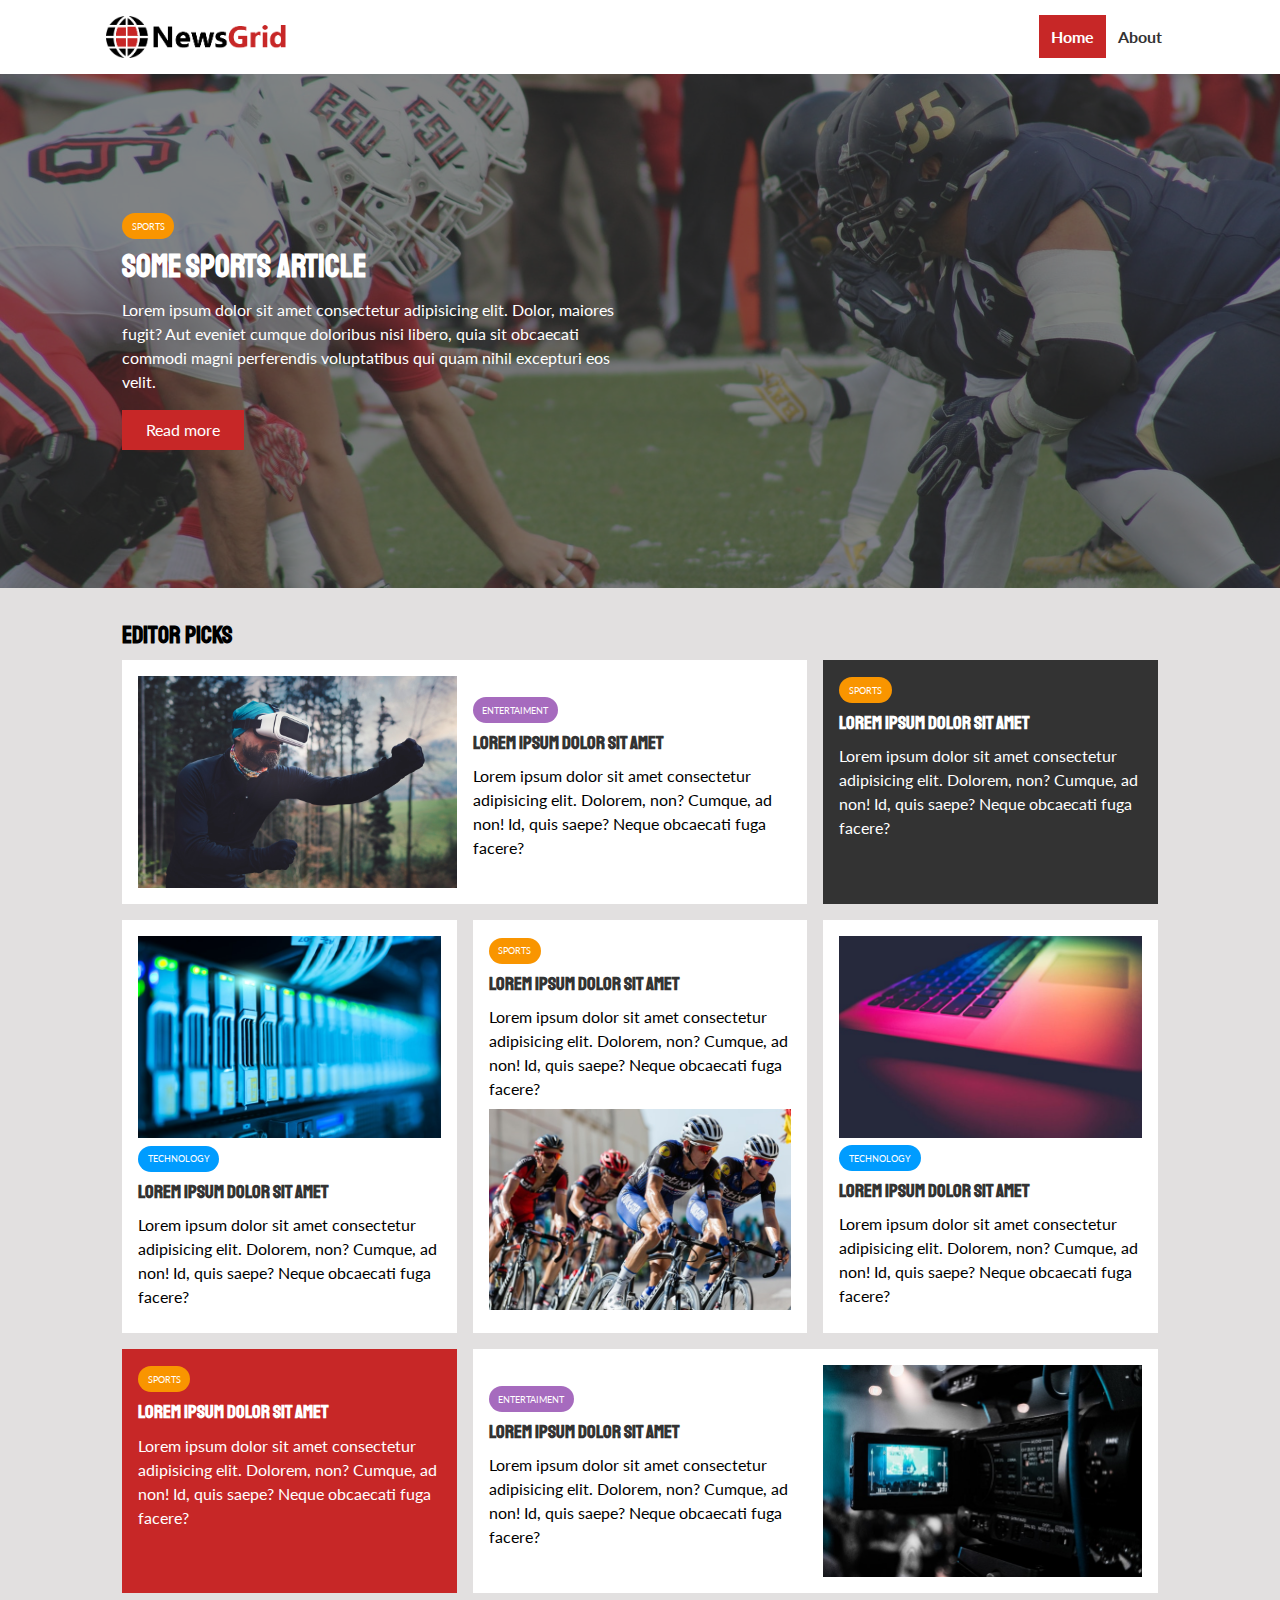
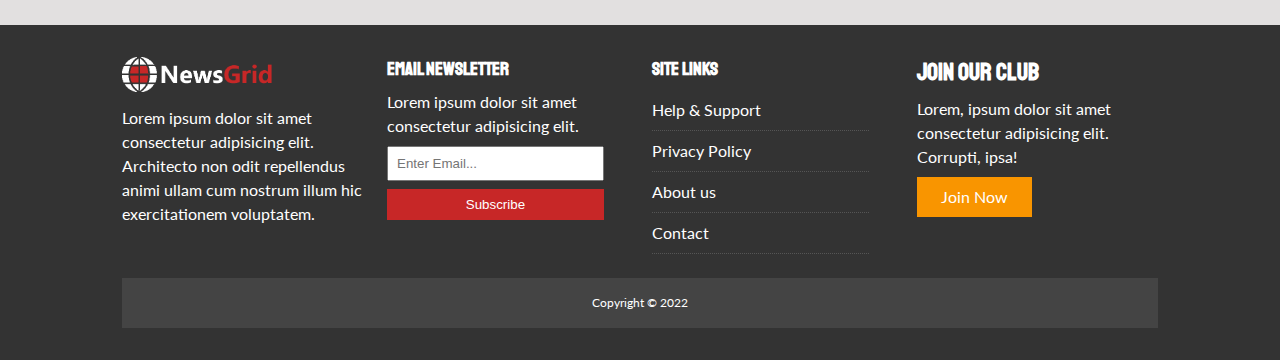
<file: index.html>
<!DOCTYPE html>
<html lang="en">
<head>
    <meta charset="UTF-8">
    <meta http-equiv="X-UA-Compatible" content="IE=edge">
    <meta name="viewport" content="width=device-width, initial-scale=1.0">
    <link rel="stylesheet" href="https://cdnjs.cloudflare.com/ajax/libs/font-awesome/5.6.0/css/all.min.css" integrity="sha512-ykRBEJhyZ+B/BIJcBuOyUoIxh0OfdICfHPnPfBy7eIiyJv536ojTCsgX8aqrLQ9VJZHGz4tvYyzOM0lkgmQZGw==" crossorigin="anonymous" referrerpolicy="no-referrer" />
    <link rel="stylesheet" href="css/main.css">
    <link rel="stylesheet" media="screen and (max-width:768px)" href="css/mobile.css">
    <link rel="shortcut icon" type="image/x-icon" href="favicon.ico">
    <title>Newsgrid | Latest News</title>
</head>
<body>
    <!-- Navigation -->
    <nav id="main-nav">
        <div class="container">
            <img src="images/logo.png" alt="NewsGrid" class="logo">
            <div class="social">
                <a href="https://facebook.com" target="_blank"><i class="fab fa-facebook fa-2x"></i></a>
                <a href="https://twitter.com" target="_blank"><i class="fab fa-twitter fa-2x"></i></a>
                <a href="https://instagram.com" target="_blank"><i class="fab fa-instagram fa-2x"></i></a>
                <a href="https://youtube.com" target="_blank"><i class="fab fa-youtube fa-2x"></i></a>
            </div>
            <ul>
                <li><a class="current" href="index.html">Home</a></li>
                <li><a href="about.html">About</a></li>
            </ul>
        </div>
    </nav>
    
    <!-- Showcase -->
    <header id="showcase">
        <div class="container">
            <div class="showcase-container">
                <div class="showcase-content">
                    <div class="category category-sports">Sports</div>
                    <h1>Some Sports Article</h1>
                    <p>Lorem ipsum dolor sit amet consectetur adipisicing elit. Dolor, maiores fugit? Aut eveniet cumque doloribus nisi libero, quia sit obcaecati commodi magni perferendis voluptatibus qui quam nihil excepturi eos velit.</p>
                    <a class="btn btn-primary" href="article.html">Read more</a>
                </div>
            </div>
        </div>
    </header>

    <!-- Home Articles -->
    <section id="home-articles" class="py-2">
        <div class="container">
            <h2>Editor Picks</h2>
            <div class="articles-container">
                <article class="card">
                    <img src="images/articles/ent1.jpg" alt=""/>
                    <div>
                        <div class="category category-ent">Entertaiment</div>
                        <h3><a href="article.html">Lorem ipsum dolor sit amet</a></h3>
                        <p>Lorem ipsum dolor sit amet consectetur adipisicing elit. Dolorem, non? Cumque, ad non! Id, quis saepe? Neque obcaecati fuga facere?</p>
                    </div>
                </article>

                <article class="card bg-dark">
                    <div class="category category-sports">Sports</div>
                    <h3><a href="article.html">Lorem ipsum dolor sit amet</a></h3>
                    <p>Lorem ipsum dolor sit amet consectetur adipisicing elit. Dolorem, non? Cumque, ad non! Id, quis saepe? Neque obcaecati fuga facere?</p>
                </article>

                <article class="card">
                    <img src="images/articles/tech1.jpg" alt=""/>                    
                    <div class="category category-tech">Technology</div>
                    <h3><a href="article.html">Lorem ipsum dolor sit amet</a></h3>
                    <p>Lorem ipsum dolor sit amet consectetur adipisicing elit. Dolorem, non? Cumque, ad non! Id, quis saepe? Neque obcaecati fuga facere?</p>                    
                </article>

                <article class="card">                    
                    <div class="category category-sports">Sports</div>
                    <h3><a href="article.html">Lorem ipsum dolor sit amet</a></h3>
                    <p>Lorem ipsum dolor sit amet consectetur adipisicing elit. Dolorem, non? Cumque, ad non! Id, quis saepe? Neque obcaecati fuga facere?</p>                    
                    <img src="images/articles/sports1.jpg" alt=""/>
                </article>

                <article class="card">
                    <img src="images/articles/tech2.jpg" alt=""/>
                    <div class="category category-tech">Technology</div>
                    <h3><a href="article.html">Lorem ipsum dolor sit amet</a></h3>
                    <p>Lorem ipsum dolor sit amet consectetur adipisicing elit. Dolorem, non? Cumque, ad non! Id, quis saepe? Neque obcaecati fuga facere?</p>
                </article>

                <article class="card bg-primary">
                    <div class="category category-sports">Sports</div>
                    <h3><a href="article.html">Lorem ipsum dolor sit amet</a></h3>
                    <p>Lorem ipsum dolor sit amet consectetur adipisicing elit. Dolorem, non? Cumque, ad non! Id, quis saepe? Neque obcaecati fuga facere?</p>
                </article>

                <article class="card">
                    <div>
                        <div class="category category-ent">Entertaiment</div>
                        <h3><a href="article.html">Lorem ipsum dolor sit amet</a></h3>
                        <p>Lorem ipsum dolor sit amet consectetur adipisicing elit. Dolorem, non? Cumque, ad non! Id, quis saepe? Neque obcaecati fuga facere?</p>
                    </div>                    
                    <img src="images/articles/ent2.jpg" alt=""/>
                </article>
            </div>
        </div>
    </section>

    <!-- Footer -->
    <footer id="main-footer" class="py-2">
        <div class="container footer-container">
            <div>
                <img src="images/logo_light.png" alt="Newsgrid"/>
                <p>Lorem ipsum dolor sit amet consectetur adipisicing elit. Architecto non odit repellendus animi ullam cum nostrum illum hic exercitationem voluptatem.</p>
            </div>
            <div>
                <h3>Email Newsletter</h3>
                <p>Lorem ipsum dolor sit amet consectetur adipisicing elit.</p>
                <form name="contact" method="POST" data-netlify="true">
                    <input type="email" name="email" placeholder="Enter Email...">
                    <input type="submit" value="Subscribe" class="btn btn-primary">
                </form>
            </div>
            <div>
                <h3>Site Links</h3>
                <ul class="list">
                    <li><a href="#">Help & Support</a></li>
                    <li><a href="#">Privacy Policy</a></li>
                    <li><a href="#">About us</a></li>
                    <li><a href="#">Contact</a></li>
                </ul>
            </div>
            <div>
                <h2>Join our Club</h2>
                <p>Lorem, ipsum dolor sit amet consectetur adipisicing elit. Corrupti, ipsa!</p>
                <a class="btn btn-secondary" href="#">Join Now</a>
            </div>
            <div>
                <p>Copyright &copy; 2022</p>
            </div>
        </div>
    </footer>
</body>
</html>
</file>
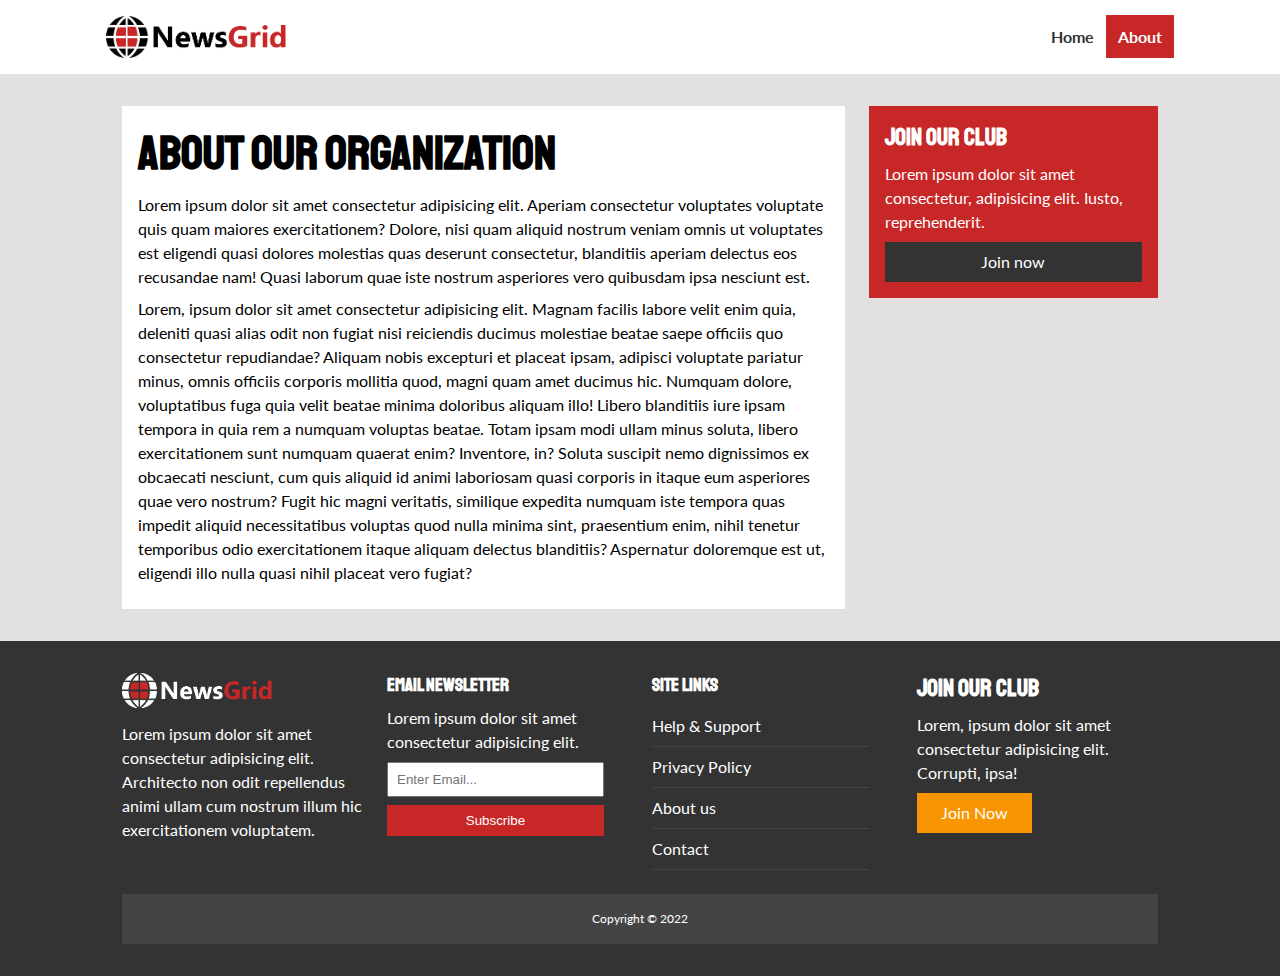
<file: about.html>
<!DOCTYPE html>
<html lang="en">
<head>
    <meta charset="UTF-8">
    <meta http-equiv="X-UA-Compatible" content="IE=edge">
    <meta name="viewport" content="width=device-width, initial-scale=1.0">
    <link rel="stylesheet" href="https://cdnjs.cloudflare.com/ajax/libs/font-awesome/5.6.0/css/all.min.css" integrity="sha512-ykRBEJhyZ+B/BIJcBuOyUoIxh0OfdICfHPnPfBy7eIiyJv536ojTCsgX8aqrLQ9VJZHGz4tvYyzOM0lkgmQZGw==" crossorigin="anonymous" referrerpolicy="no-referrer" />
    <link rel="stylesheet" href="css/main.css">
    <link rel="stylesheet" media="screen and (max-width:768px)" href="css/mobile.css">
    <link rel="shortcut icon" type="image/x-icon" href="favicon.ico">
    <title>Newsgrid | About</title>
</head>
<body>
    <!-- Navigation -->
    <nav id="main-nav">
        <div class="container">
            <img src="images/logo.png" alt="NewsGrid" class="logo">
            <div class="social">
                <a href="https://facebook.com" target="_blank"><i class="fab fa-facebook fa-2x"></i></a>
                <a href="https://twitter.com" target="_blank"><i class="fab fa-twitter fa-2x"></i></a>
                <a href="https://instagram.com" target="_blank"><i class="fab fa-instagram fa-2x"></i></a>
                <a href="https://youtube.com" target="_blank"><i class="fab fa-youtube fa-2x"></i></a>
            </div>
            <ul>
                <li><a href="index.html">Home</a></li>
                <li><a class="current"href="about.html">About</a></li>
            </ul>
        </div>
    </nav>

    <!-- About Info -->
    <section id="about">
        <div class="container">
            <div class="page-container">
                <article class="card">
                    <h1 class="l-heading">About our Organization</h1>
                    <p>Lorem ipsum dolor sit amet consectetur adipisicing elit. Aperiam consectetur voluptates voluptate quis quam maiores exercitationem? Dolore, nisi quam aliquid nostrum veniam omnis ut voluptates est eligendi quasi dolores molestias quas deserunt consectetur, blanditiis aperiam delectus eos recusandae nam! Quasi laborum quae iste nostrum asperiores vero quibusdam ipsa nesciunt est.</p>
                    <p>Lorem, ipsum dolor sit amet consectetur adipisicing elit. Magnam facilis labore velit enim quia, deleniti quasi alias odit non fugiat nisi reiciendis ducimus molestiae beatae saepe officiis quo consectetur repudiandae? Aliquam nobis excepturi et placeat ipsam, adipisci voluptate pariatur minus, omnis officiis corporis mollitia quod, magni quam amet ducimus hic. Numquam dolore, voluptatibus fuga quia velit beatae minima doloribus aliquam illo! Libero blanditiis iure ipsam tempora in quia rem a numquam voluptas beatae. Totam ipsam modi ullam minus soluta, libero exercitationem sunt numquam quaerat enim? Inventore, in? Soluta suscipit nemo dignissimos ex obcaecati nesciunt, cum quis aliquid id animi laboriosam quasi corporis in itaque eum asperiores quae vero nostrum? Fugit hic magni veritatis, similique expedita numquam iste tempora quas impedit aliquid necessitatibus voluptas quod nulla minima sint, praesentium enim, nihil tenetur temporibus odio exercitationem itaque aliquam delectus blanditiis? Aspernatur doloremque est ut, eligendi illo nulla quasi nihil placeat vero fugiat?</p>
                </article>
                <aside class="card bg-primary">
                    <h2>Join our Club</h2>
                    <p>Lorem ipsum dolor sit amet consectetur, adipisicing elit. Iusto, reprehenderit.</p>
                    <a href="#" class="btn btn-block">Join now</a>
                </aside>
            </div>
        </div>
    </section>

    <!-- Footer -->
    <footer id="main-footer" class="py-2">
        <div class="container footer-container">
            <div>
                <img src="images/logo_light.png" alt="Newsgrid"/>
                <p>Lorem ipsum dolor sit amet consectetur adipisicing elit. Architecto non odit repellendus animi ullam cum nostrum illum hic exercitationem voluptatem.</p>
            </div>
            <div>
                <h3>Email Newsletter</h3>
                <p>Lorem ipsum dolor sit amet consectetur adipisicing elit.</p>
                <form name="contact" method="POST" data-netlify="true">
                    <input type="email" name="email" placeholder="Enter Email...">
                    <input type="submit" value="Subscribe" class="btn btn-primary">
                </form>
            </div>
            <div>
                <h3>Site Links</h3>
                <ul class="list">
                    <li><a href="#">Help & Support</a></li>
                    <li><a href="#">Privacy Policy</a></li>
                    <li><a href="#">About us</a></li>
                    <li><a href="#">Contact</a></li>
                </ul>
            </div>
            <div>
                <h2>Join our Club</h2>
                <p>Lorem, ipsum dolor sit amet consectetur adipisicing elit. Corrupti, ipsa!</p>
                <a class="btn btn-secondary" href="#">Join Now</a>
            </div>
            <div>
                <p>Copyright &copy; 2022</p>
            </div>
        </div>
    </footer>
</body>
</html>
</file>
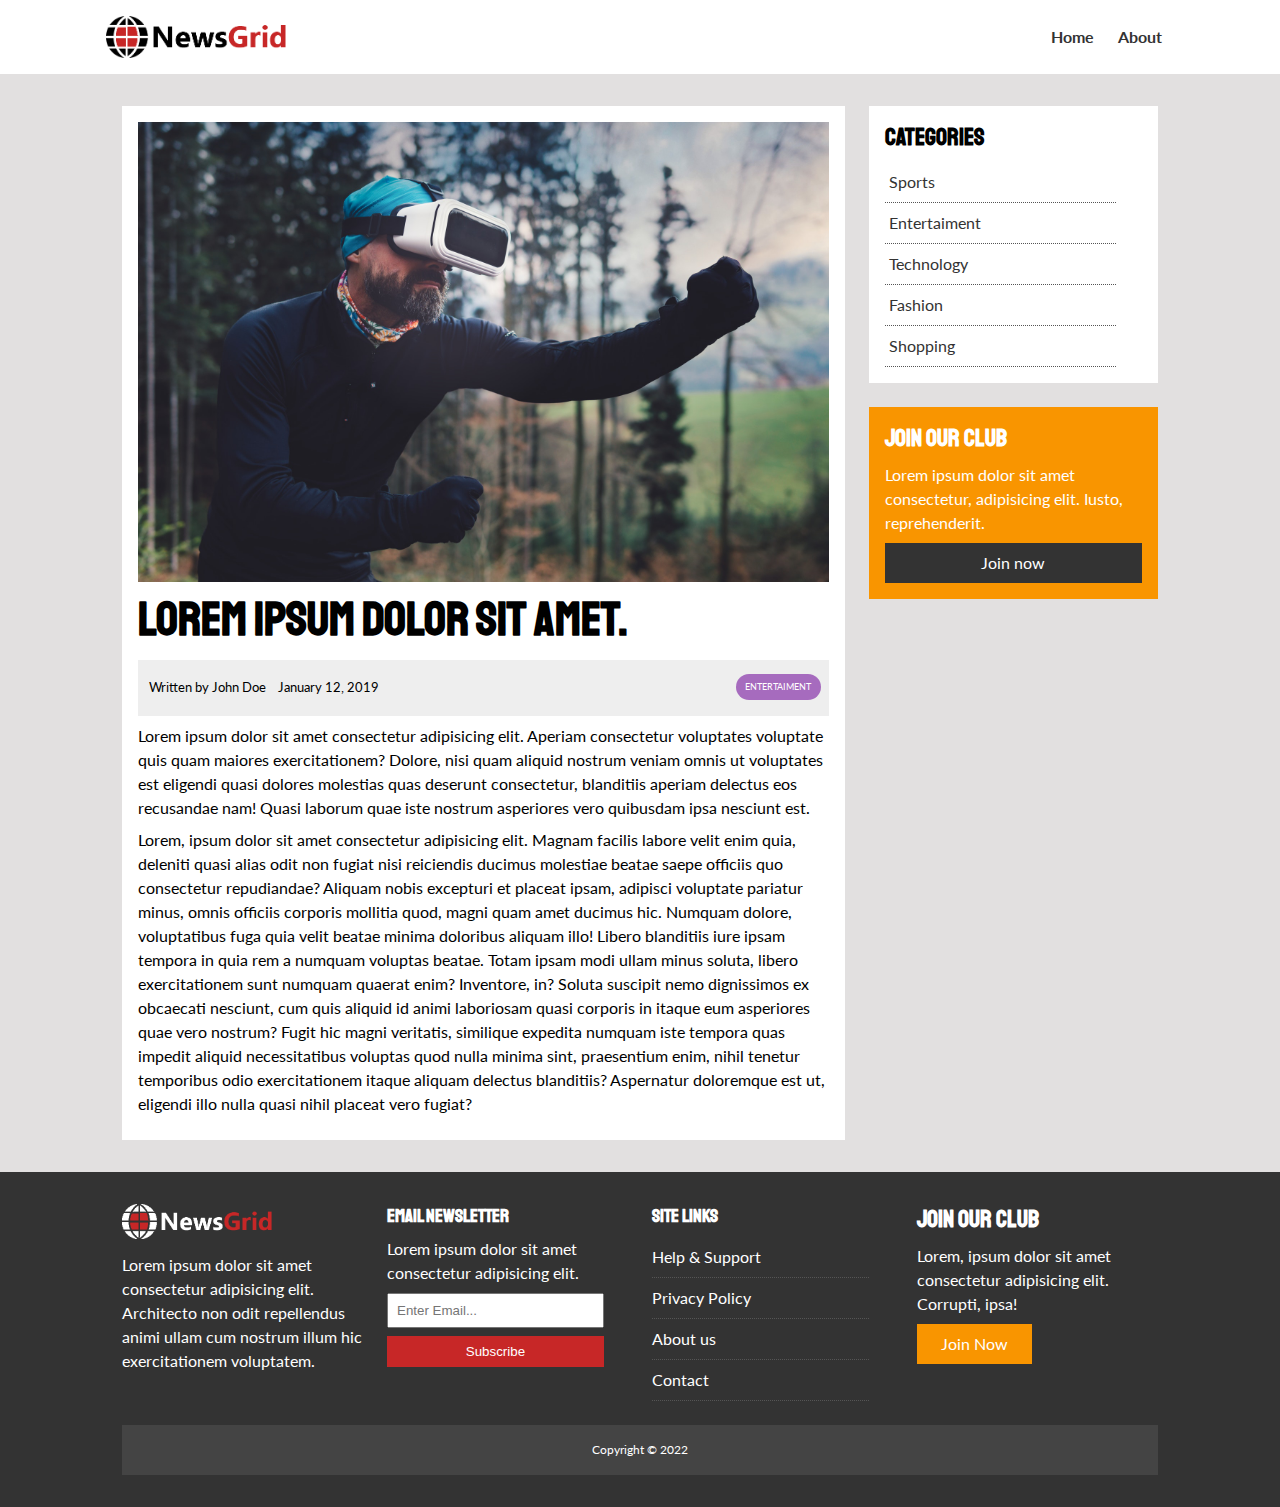
<file: article.html>
<!DOCTYPE html>
<html lang="en">
<head>
    <meta charset="UTF-8">
    <meta http-equiv="X-UA-Compatible" content="IE=edge">
    <meta name="viewport" content="width=device-width, initial-scale=1.0">
    <link rel="stylesheet" href="https://cdnjs.cloudflare.com/ajax/libs/font-awesome/5.6.0/css/all.min.css" integrity="sha512-ykRBEJhyZ+B/BIJcBuOyUoIxh0OfdICfHPnPfBy7eIiyJv536ojTCsgX8aqrLQ9VJZHGz4tvYyzOM0lkgmQZGw==" crossorigin="anonymous" referrerpolicy="no-referrer" />
    <link rel="stylesheet" href="css/main.css">
    <link rel="stylesheet" media="screen and (max-width:768px)" href="css/mobile.css">
    <link rel="shortcut icon" type="image/x-icon" href="favicon.ico">
    <title>Newsgrid | Article</title>
</head>
<body>
    <!-- Navigation -->
    <nav id="main-nav">
        <div class="container">
            <img src="images/logo.png" alt="NewsGrid" class="logo">
            <div class="social">
                <a href="https://facebook.com" target="_blank"><i class="fab fa-facebook fa-2x"></i></a>
                <a href="https://twitter.com" target="_blank"><i class="fab fa-twitter fa-2x"></i></a>
                <a href="https://instagram.com" target="_blank"><i class="fab fa-instagram fa-2x"></i></a>
                <a href="https://youtube.com" target="_blank"><i class="fab fa-youtube fa-2x"></i></a>
            </div>
            <ul>
                <li><a href="index.html">Home</a></li>
                <li><a href="about.html">About</a></li>
            </ul>
        </div>
    </nav>

    <!-- Article Content -->
    <section id="article">
        <div class="container">
            <div class="page-container">
                <article class="card">
                    <img src="images/articles/ent1.jpg" alt=""/>
                    <h1 class="l-heading">Lorem ipsum dolor sit amet.</h1>
                    <div class="meta">
                        <small>
                            <i class="fas fa-user"></i>&nbsp;Written by John Doe
                            &nbsp;
                            <i class="fas fa-clock"></i>&nbsp;January 12, 2019
                        </small>
                        <div class="category category-ent">Entertaiment</div>
                    </div>
                    <p>Lorem ipsum dolor sit amet consectetur adipisicing elit. Aperiam consectetur voluptates voluptate quis quam maiores exercitationem? Dolore, nisi quam aliquid nostrum veniam omnis ut voluptates est eligendi quasi dolores molestias quas deserunt consectetur, blanditiis aperiam delectus eos recusandae nam! Quasi laborum quae iste nostrum asperiores vero quibusdam ipsa nesciunt est.</p>
                    <p>Lorem, ipsum dolor sit amet consectetur adipisicing elit. Magnam facilis labore velit enim quia, deleniti quasi alias odit non fugiat nisi reiciendis ducimus molestiae beatae saepe officiis quo consectetur repudiandae? Aliquam nobis excepturi et placeat ipsam, adipisci voluptate pariatur minus, omnis officiis corporis mollitia quod, magni quam amet ducimus hic. Numquam dolore, voluptatibus fuga quia velit beatae minima doloribus aliquam illo! Libero blanditiis iure ipsam tempora in quia rem a numquam voluptas beatae. Totam ipsam modi ullam minus soluta, libero exercitationem sunt numquam quaerat enim? Inventore, in? Soluta suscipit nemo dignissimos ex obcaecati nesciunt, cum quis aliquid id animi laboriosam quasi corporis in itaque eum asperiores quae vero nostrum? Fugit hic magni veritatis, similique expedita numquam iste tempora quas impedit aliquid necessitatibus voluptas quod nulla minima sint, praesentium enim, nihil tenetur temporibus odio exercitationem itaque aliquam delectus blanditiis? Aspernatur doloremque est ut, eligendi illo nulla quasi nihil placeat vero fugiat?</p>
                </article>

                <aside id="categories" class="card">
                    <h2>Categories</h2>
                    <ul class="list">
                        <li><a href="#"><i class="fas fa-chevron-right"></i>&nbsp;Sports</a></li>
                        <li><a href="#"><i class="fas fa-chevron-right"></i>&nbsp;Entertaiment</a></li>
                        <li><a href="#"><i class="fas fa-chevron-right"></i>&nbsp;Technology</a></li>
                        <li><a href="#"><i class="fas fa-chevron-right"></i>&nbsp;Fashion</a></li>
                        <li><a href="#"><i class="fas fa-chevron-right"></i>&nbsp;Shopping</a></li>
                    </ul>
                </aside>

                <aside class="card bg-secondary">
                    <h2>Join our Club</h2>
                    <p>Lorem ipsum dolor sit amet consectetur, adipisicing elit. Iusto, reprehenderit.</p>
                    <a href="#" class="btn btn-block">Join now</a>
                </aside>
            </div>
        </div>
    </section>

    <!-- Footer -->
    <footer id="main-footer" class="py-2">
        <div class="container footer-container">
            <div>
                <img src="images/logo_light.png" alt="Newsgrid"/>
                <p>Lorem ipsum dolor sit amet consectetur adipisicing elit. Architecto non odit repellendus animi ullam cum nostrum illum hic exercitationem voluptatem.</p>
            </div>
            <div>
                <h3>Email Newsletter</h3>
                <p>Lorem ipsum dolor sit amet consectetur adipisicing elit.</p>
                <form name="contact" method="POST" data-netlify="true">
                    <input type="email" name="email" placeholder="Enter Email...">
                    <input type="submit" value="Subscribe" class="btn btn-primary">
                </form>
            </div>
            <div>
                <h3>Site Links</h3>
                <ul class="list">
                    <li><a href="#">Help & Support</a></li>
                    <li><a href="#">Privacy Policy</a></li>
                    <li><a href="#">About us</a></li>
                    <li><a href="#">Contact</a></li>
                </ul>
            </div>
            <div>
                <h2>Join our Club</h2>
                <p>Lorem, ipsum dolor sit amet consectetur adipisicing elit. Corrupti, ipsa!</p>
                <a class="btn btn-secondary" href="#">Join Now</a>
            </div>
            <div>
                <p>Copyright &copy; 2022</p>
            </div>
        </div>
    </footer>
</body>
</html>
</file>
<file: css/main.css>
@import url('https://fonts.googleapis.com/css2?family=Lato&family=Staatliches&display=swap');
:root{
    --primary-color:#c72727;
    --secondary-color:#f99500;
    --light-color:#e2e0e0;
    --dark-color:#333;
    --white-color:#fff;
    --max-width:1100px;
}

.category{
    --sports-color:#f99500;;
    --ent-color:#a66bbe;
    --tech-color:#009cff;
}

*{
    margin: 0;
    padding: 0;
    box-sizing: border-box;
}

body{
    font-family: 'Lato', sans-serif;
    line-height: 1.5;
    background-color: var(--light-color);
}

a{
    color:var(--dark-color);
    text-decoration: none;
}

ul{
    list-style: none;
}

p{
    margin:0.5rem 0;
}

img{
    width:100%;
}

h1, h2, h3, h4, h5, h6{
    font-family: 'Staatliches', cursive;
    margin-bottom: .55rem;
    line-height: 1.3;
}

/* Utility */
.container{
    max-width:var(--max-width);
    margin:auto;
    padding: 0 2rem;
    overflow: hidden;
}

.category{
    display:inline-block;
    color:var(--white-color);
    font-size:0.55rem;
    text-transform: uppercase;
    padding:0.4rem 0.6rem;
    border-radius:15px;
    margin-bottom:0.5rem;
}

.category-sports{
    background-color:var(--sports-color);
}

.category-ent{
    background-color:var(--ent-color);
}

.category-tech{
    background-color:var(--tech-color);
}

.btn{
    display: inline-block;
    border:none;
    background-color:var(--dark-color);
    color:var(--white-color);
    padding:0.5rem 1.5rem;
}

.btn-light{
    background-color: var(--light-color);
}

.btn-primary{
    background-color: var(--primary-color);
}

.btn-secondary{
    background-color: var(--secondary-color);
}

.btn:hover{
    opacity: 0.7;
}

.btn-block{
    display: block;
    width:100%;
    text-align: center;
}

.card{
    background-color: #fff;
    padding:1rem;
}

.bg-dark{
    background-color: var(--dark-color);
    color:var(--white-color);
}

.bg-primary{
    background-color: var(--primary-color);
    color:var(--white-color);
}

.bg-secondary{
    background-color: var(--secondary-color);
    color:var(--white-color);
}

.py-1{ padding:1.5rem 0;}
.py-2{ padding:2rem 0;}
.py-3{ padding:3rem 0;}

.p-1{ padding:1.5rem;}
.p-2{ padding:2rem;}
.p-3{ padding:3rem;}

.l-heading{
    font-size: 3rem;
}

.bg-dark h1,
.bg-dark h2,
.bg-dark h3,
.bg-dark a,
.bg-primary h1,
.bg-primary h2,
.bg-primary h3,
.bg-primary a,
.bg-secondary h1,
.bg-secondary h2,
.bg-secondary h3,
.bg-secondary a{
    color:var(--white-color);
}

.list li{
    padding:0.5rem 0;
    border-bottom: #555 dotted 1px;
    width:90%;
}

.list li a:hover{
    color:var(--primary-color) !important;
}

/* Inner page grid container */
.page-container{
    display: grid;
    grid-template-columns: 5fr 2fr;
    margin:2rem 0;
    grid-gap:1.5rem;
}

.page-container > *:first-child{
    grid-row:1 / span 3;
}

/* Navigation */
#main-nav{
    background:#fff;
    position: sticky;
    top:0;
    z-index: 2;
}

#main-nav .container{
    display: grid;
    grid-template-columns: 6fr 3fr 2fr;
    padding:1rem;
    align-items: center;
}

#main-nav .logo{
    width:180px;
}

#main-nav ul{
    justify-self: end;
    display: flex;
}

#main-nav ul li a{
    padding:0.75rem;
    font-weight: bold;
}
#main-nav ul li a.current{
    background-color:var(--primary-color);
    color:var(--white-color);
}

#main-nav ul li a:hover{
    background-color: var(--light-color);
    color:var(--dark-color);
}

#main-nav .social{
    justify-self: center;
}

#main-nav .social i{
    color:#777;
    margin-right:0.5rem;
}

/* Showcase */
#showcase{
    color:var(--white-color);
    background-color: var(--dark-color);
    padding:2rem;
    position:relative;
}

#showcase:before{
    content:'';
    background:url('../images/featured.jpg') no-repeat center center/cover;
    position: absolute;
    top:0;
    left:0;
    width:100%;
    height:100%;
    opacity:0.4;
}

#showcase .showcase-container{
    display:grid;
    grid-template-columns: repeat(2, 1fr);
    justify-content: center;
    align-items: center;
    height:50vh;
}

#showcase .showcase-content{
    z-index: 1;
}

#showcase .showcase-content p{
    margin-bottom:1rem;
}

/* Home articles */
#home-articles .articles-container{
    display: grid;
    grid-template-columns: repeat(3, 1fr);
    grid-gap: 1rem;
}

#home-articles .articles-container > *:first-child,
#home-articles .articles-container > *:last-child{
    display: grid;
    grid-template-columns: repeat(2, 1fr);
    grid-gap: 1rem;
    align-items: center;
}

#home-articles .articles-container > *:first-child{
    grid-column: 1 / span 2;
}


#home-articles .articles-container > *:last-child{
    grid-column: 2 / span 2;
}

/* Article Page Content */
#article .meta{
    display: flex;
    justify-content: space-between;
    align-items: center;
    background-color: #eee;
    padding:0.5rem;
}
#article .meta .category{
    margin-top: 0.4rem;
}

/* Footer */
#main-footer{
    background-color: var(--dark-color);
    color:var(--white-color);
}

#main-footer img{
    width:150px;
}

#main-footer a{
    color:var(--white-color);
}

#main-footer .footer-container{
    display: grid;
    grid-template-columns: repeat(4, 1fr);
    grid-gap:1.5rem;
}

#main-footer .footer-container > *:last-child{
    background-color: #444;
    grid-column:1 / span 4;
    padding:0.5rem;
    text-align: center;
    font-size: 0.75rem;
}

#main-footer .footer-container input[type='email']{
    width:90%;
    padding:0.5rem;
    margin-bottom: 0.5rem;
}

#main-footer .footer-container input[type='submit']{
    width:90%;
}
</file>
<file: css/mobile.css>
/* Navigation */
#main-nav .social{
    display: none;
}

#main-nav .container{
    grid-template-columns: 1fr;
    grid-gap:1.2rem;
}

#main-nav ul,
#main-nav .logo
{
    justify-self: center;
}

#main-nav ul li a{
    padding:0.50rem;
}

#home-articles .articles-container{
    grid-template-columns: repeat(2, 1fr);
}

#home-articles .articles-container > *:first-child,
#home-articles .articles-container > *:last-child{
    grid-template-columns: 1fr;
    grid-column: 1;
}

.page-container{
    grid-template-columns: 1fr;
    text-align: center;
}

.page-container > *:first-child{
    grid-row:1;
}

.l-heading{
    font-size: 2rem;
}

@media(max-width:600px){
    /* Stack Grid Items */
    #showcase .showcase-container,
    #home-articles .articles-container,
    #main-footer .footer-container{
        grid-template-columns: 1fr;
    }

    #main-footer .footer-container >  *{
        border-bottom: 1px dotted #444;
        padding-bottom: 1rem;
    }

    #main-footer .footer-container >  *:last-child{
        grid-column: 1;
    }

    #main-footer .footer-container input[type='email'],
    #main-footer .footer-container input[type='submit'],
    .list li{
        width:100%;
    }

    .list li{
        border:none;
    }

    #main-footer .footer-container >  *:last-child,
    #main-footer .footer-container >  *:nth-child(3)
    #main-footer .footer-container >  *:nth-child(4)
    {
        border:none;
    }

}
</file>
